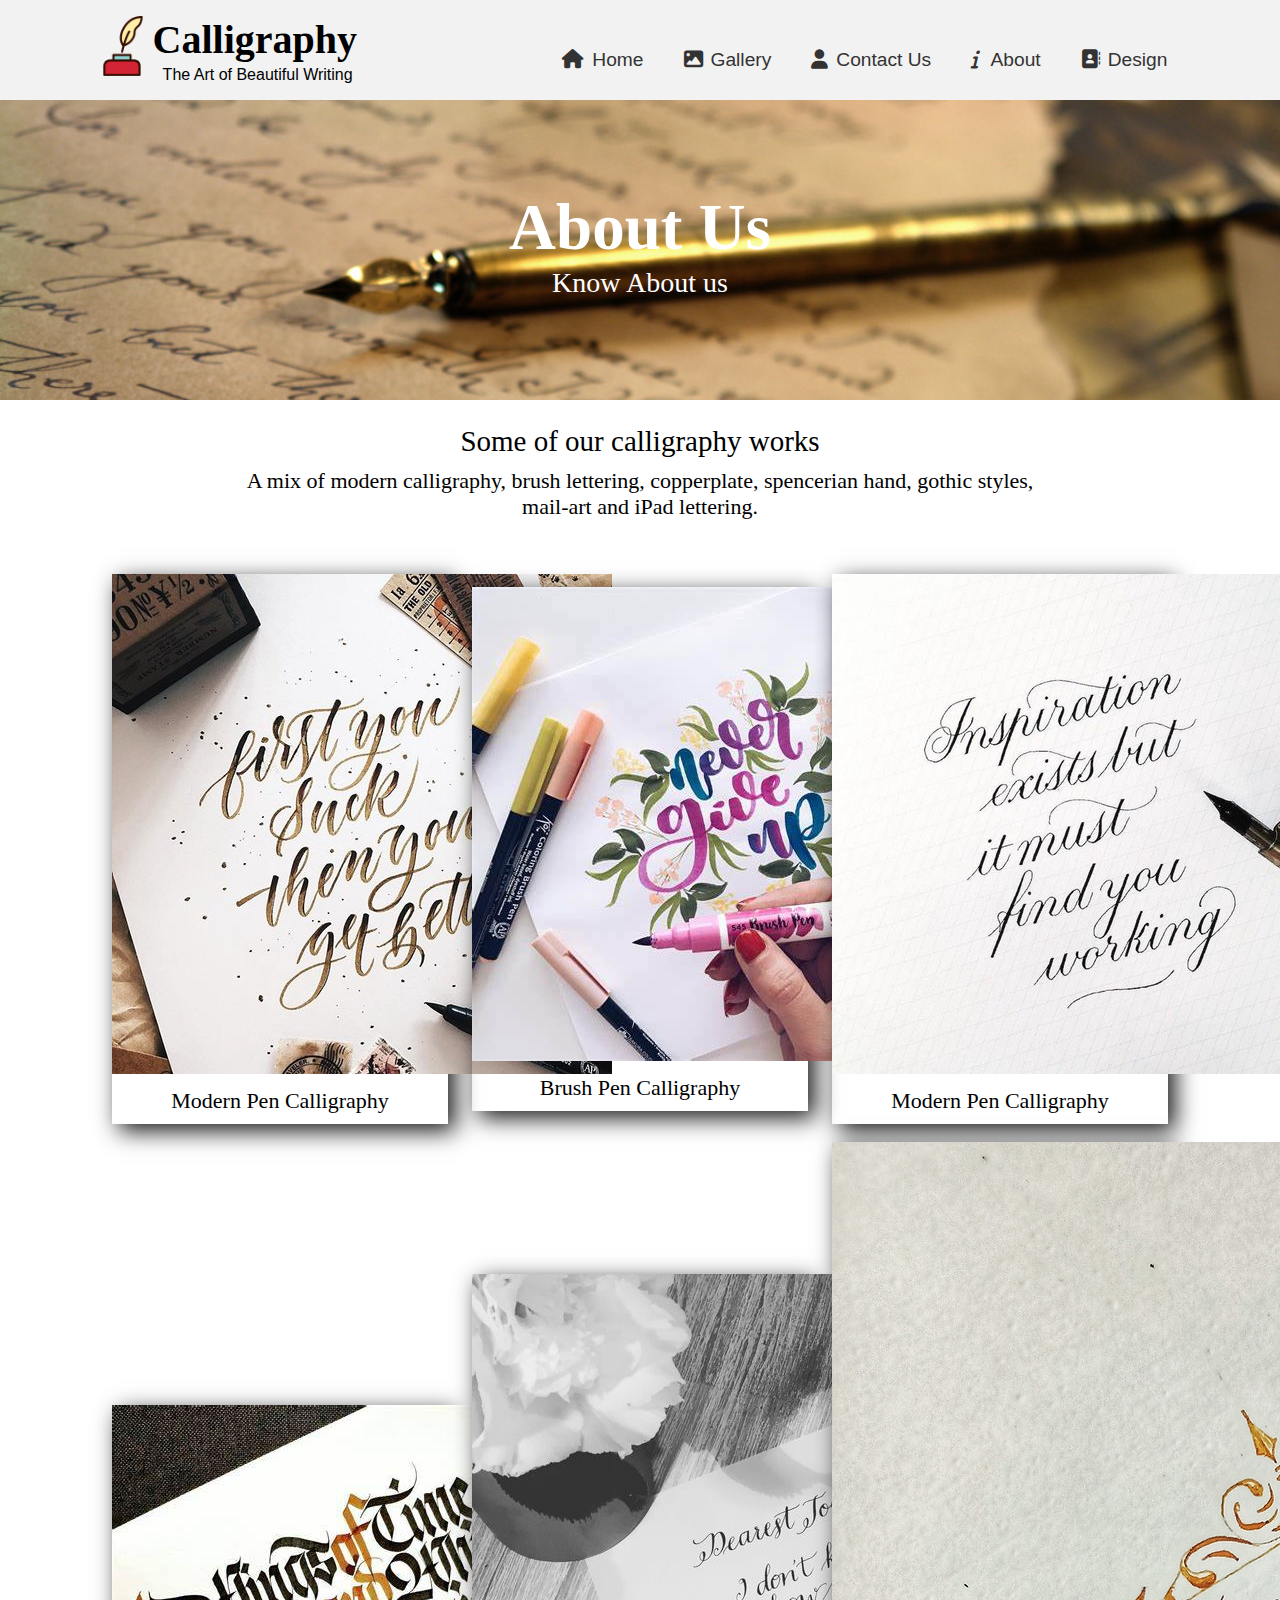
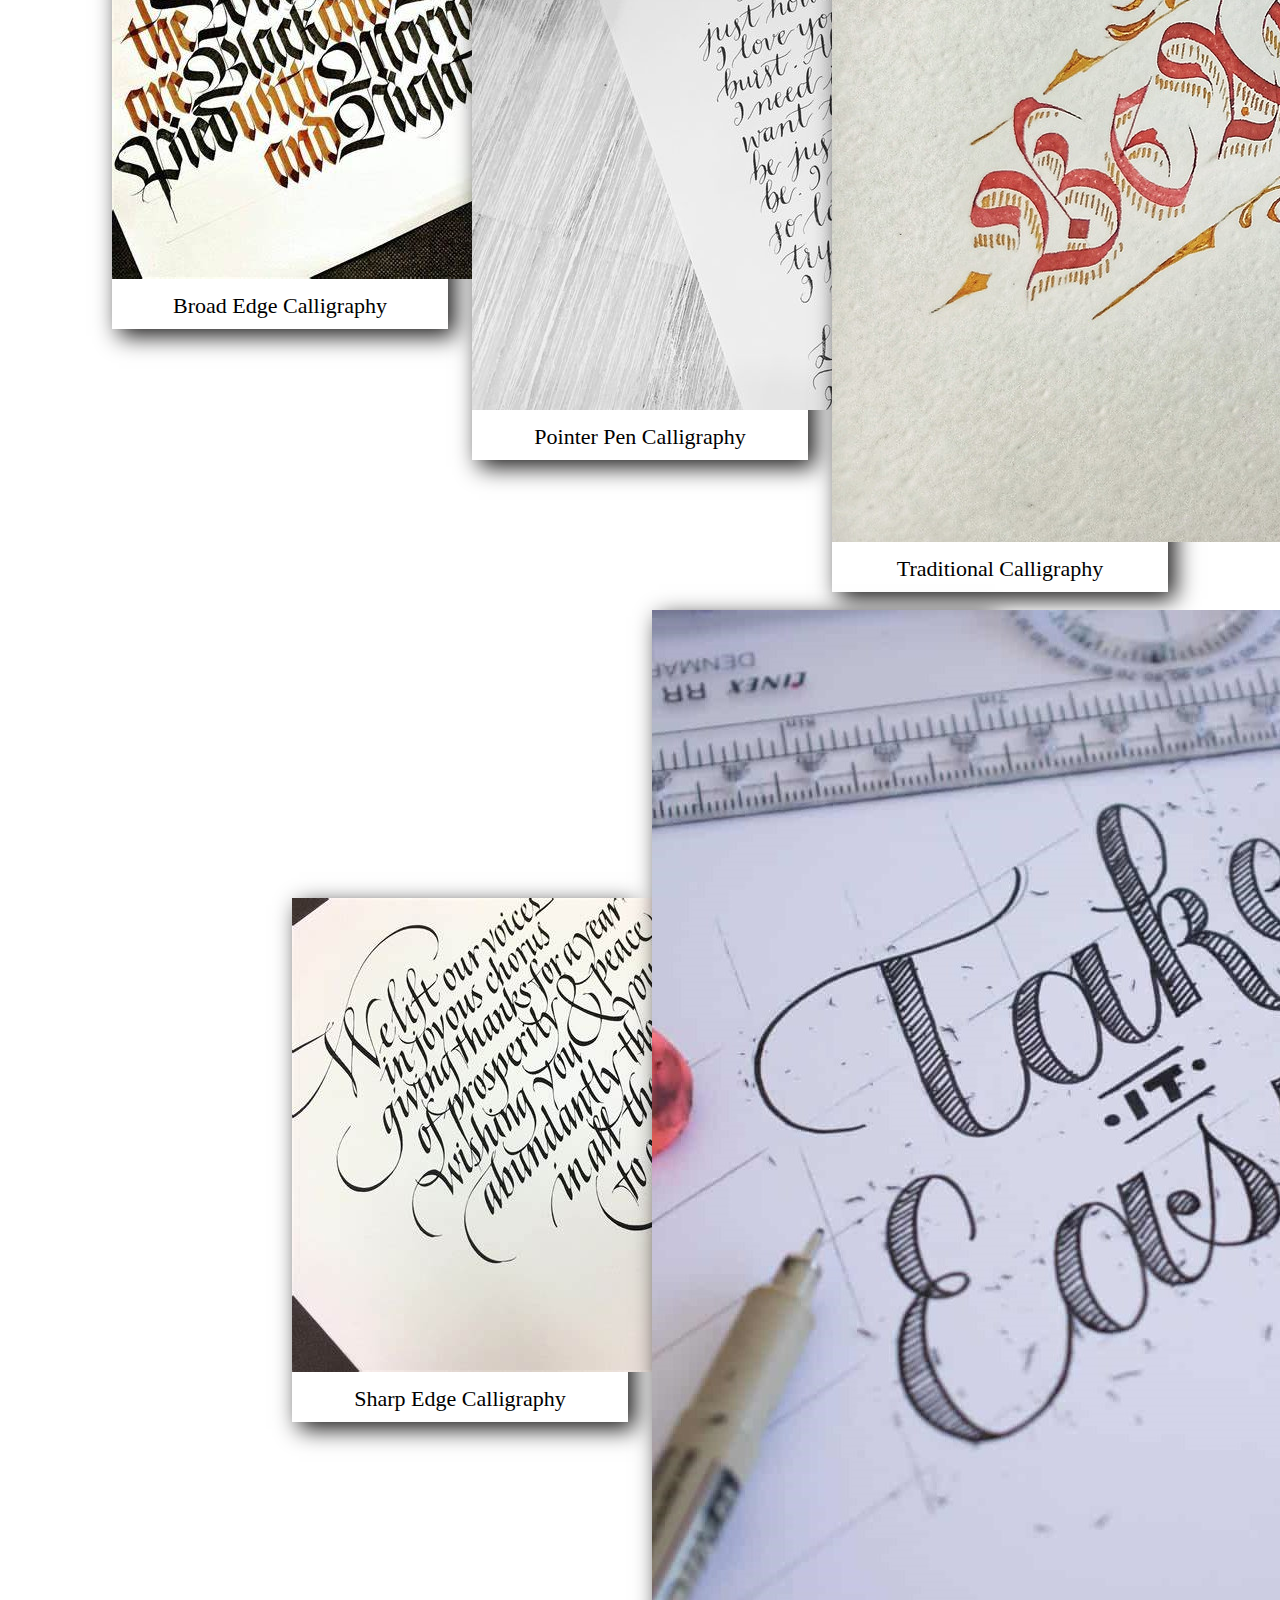
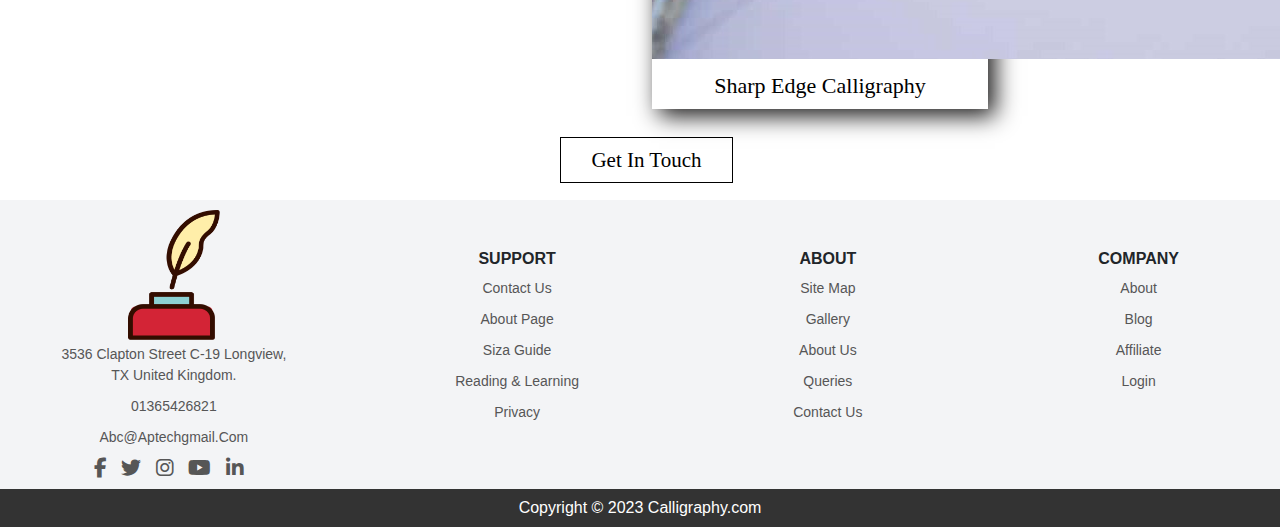
<file: html_pages/about.html>
<!DOCTYPE html>
<html lang="en">

<head>
    <meta charset="UTF-8">
    <meta http-equiv="X-UA-Compatible" content="IE=edge">
    <meta name="viewport" content="width=device-width, initial-scale=1.0">
    <link href="https://cdn.jsdelivr.net/npm/bootstrap@5.0.2/dist/css/bootstrap.min.css" rel="stylesheet"
        integrity="sha384-EVSTQN3/azprG1Anm3QDgpJLIm9Nao0Yz1ztcQTwFspd3yD65VohhpuuCOmLASjC" crossorigin="anonymous">
    <link rel="stylesheet" href="../css_pages/about.css">
    <link rel="stylesheet" href="https://cdnjs.cloudflare.com/ajax/libs/font-awesome/6.4.0/css/all.min.css" />
    <link rel="preconnect" href="https://fonts.googleapis.com">
    <link rel="preconnect" href="https://fonts.gstatic.com" crossorigin>
    <link href="https://fonts.googleapis.com/css2?family=Jost:wght@100;200;300;400;500;600;700&display=swap"
        rel="stylesheet">
    <title>About us</title>
</head>

<body>
       <!-- Header HTML  -->
       <header>
        <div class="navbar-container-1">
            <div style="display: flex;">
                <img class="logo" style="width: 60px;" src="../Images/logo.png" alt="LOGO">
                <h1 class="calligraphy-title"> Calligraphy</h1>
            </div>
            <div class="calligraphy-info-container">
                <p class="calligraphy-info">The Art of Beautiful Writing</p>
            </div>
        </div>
        <div class="navbar-container-2">
            <nav>
                <ul>
                    <li><a href="../index.html"><i class="fa-solid fa-house"></i>Home</a></li>
                    <li><a href="./gallery.html"><i class="fa-solid fa-image"></i>Gallery</a></li>
                    <li><a href="./contact.html"><i class="fa-solid fa-user"></i>Contact Us</a></li>
                    <li><a href="#"><i class="fa fa-info" style="font-style: italic" aria-hidden="true"></i> About</a></li>
                    <li><a href="./design.html"><i class="fa-solid fa-address-book"></i>Design</a></li>
                </ul>
            </nav>
        </div>
    </header>

    <section class="bg">
        <p>About Us</p>
        <p class="subHead">Know About us</p>
    </section>

    <section class="body">
        <p>Some of our calligraphy works</p>

        <p class="para">
            A mix of modern calligraphy, brush lettering, copperplate, spencerian hand, gothic styles, <br> mail-art and
            iPad lettering.
        </p>
    </section>

    <section>
        <div class="itemscards">

            <div class="card itemcard" style="width: 21rem;">
                <img src="../Images/call1.jpg" class="card-img-top" alt="...">
                <div class="card-body para">
                    <p class="card-text">Modern Pen Calligraphy</p>
                </div>
            </div>

            <div class="card itemcard" style="width: 21rem;">
                <img src="../Images/call2.jpg" class="card-img-top" alt="...">
                <div class="card-body para">
                    <p class="card-text">Brush Pen Calligraphy</p>
                </div>
            </div>


            <div class="card itemcard" style="width: 21rem;">
                <img src="../Images/call4.jpg" class="card-img-top" alt="...">
                <div class="card-body para">
                    <p class="card-text">Modern Pen Calligraphy</p>
                </div>
            </div>

            <div class="card itemcard" style="width: 21rem;">
                <img src="../Images/calli6.jpg" class="card-img-top" alt="...">
                <div class="card-body para">
                    <p class="card-text">Broad Edge Calligraphy</p>
                </div>
            </div>

            <div class="card itemcard" style="width: 21rem;">
                <img src="../Images/call6.jpg" class="card-img-top" alt="...">
                <div class="card-body para">
                    <p class="card-text">Pointer Pen Calligraphy</p>
                </div>
            </div>

            <div class="card itemcard" style="width: 21rem;">
                <img src="../Images/call7.jpg" class="card-img-top" alt="...">
                <div class="card-body para">
                    <p class="card-text">Traditional Calligraphy</p>
                </div>
            </div>

            <div class="card itemcard" style="width: 21rem;">
                <img src="../Images/calli5.jpg" class="card-img-top" alt="...">
                <div class="card-body para">
                    <p class="card-text">Sharp Edge Calligraphy</p>
                </div>
            </div>

            <div class="card itemcard" style="width: 21rem;">
                <img src="../Images/calli3.jpg" class="card-img-top" alt="...">
                <div class="card-body para">
                    <p class="card-text">Sharp Edge Calligraphy</p>
                </div>
            </div>

        </div>


    </section>

    <section>
        <div class="btn">
            <a href="./contact.html">Get In Touch</a>
        </div>
    </section>

    <br><br><br><br>

    <!-- section for footer -->


    <!-- contact-section -->
    <footer class="contact">
        <div class="contact-info">
            <div class="first-info">
                <img src="../Images/logo.png" alt="LOGO">

                <p>3536 Clapton Street C-19 Longview, <br> TX United Kingdom. </p>
                <p>01365426821</p>
                <p>abc@aptechgmail.com</p>

                <div class="social-icon">
                    <a href="#"><i class="fa-brands fa-facebook-f"></i></a>
                    <a href="#"><i class="fa-brands fa-twitter"></i></a>
                    <a href="#"><i class="fa-brands fa-instagram"></i></a>
                    <a href="#"><i class="fa-brands fa-youtube"></i></a>
                    <a href="#"><i class="fa-brands fa-linkedin-in"></i></a>
                </div>
            </div>

            <div class="second-info">
                <h4>Support</h4>
                <p>Contact Us</p>
                <p>About page</p>
                <p>Siza Guide</p>
                <p>Reading & Learning</p>
                <p>Privacy</p>
            </div>

            <div class="third-info">
                <h4>About</h4>
                <p>Site Map</p>
                <p>Gallery</p>
                <p>About Us</p>
                <p>Queries</p>
                <p>Contact Us</p>
            </div>

            <div class="fourth-info">
                <h4>Company</h4>
                <p>About</p>
                <p>Blog</p>
                <p>Affiliate</p>
                <p>Login</p>
            </div>

        </div>
    </footer>




    <footer>
        <p>Copyright &copy; 2023 Calligraphy.com</p>
    </footer>



    <script src="https://cdn.jsdelivr.net/npm/@popperjs/core@2.9.2/dist/umd/popper.min.js"
        integrity="sha384-IQsoLXl5PILFhosVNubq5LC7Qb9DXgDA9i+tQ8Zj3iwWAwPtgFTxbJ8NT4GN1R8p"
        crossorigin="anonymous"></script>
    <script src="https://cdn.jsdelivr.net/npm/bootstrap@5.0.2/dist/js/bootstrap.min.js"
        integrity="sha384-cVKIPhGWiC2Al4u+LWgxfKTRIcfu0JTxR+EQDz/bgldoEyl4H0zUF0QKbrJ0EcQF"
        crossorigin="anonymous"></script>
</body>

</html>
</file>
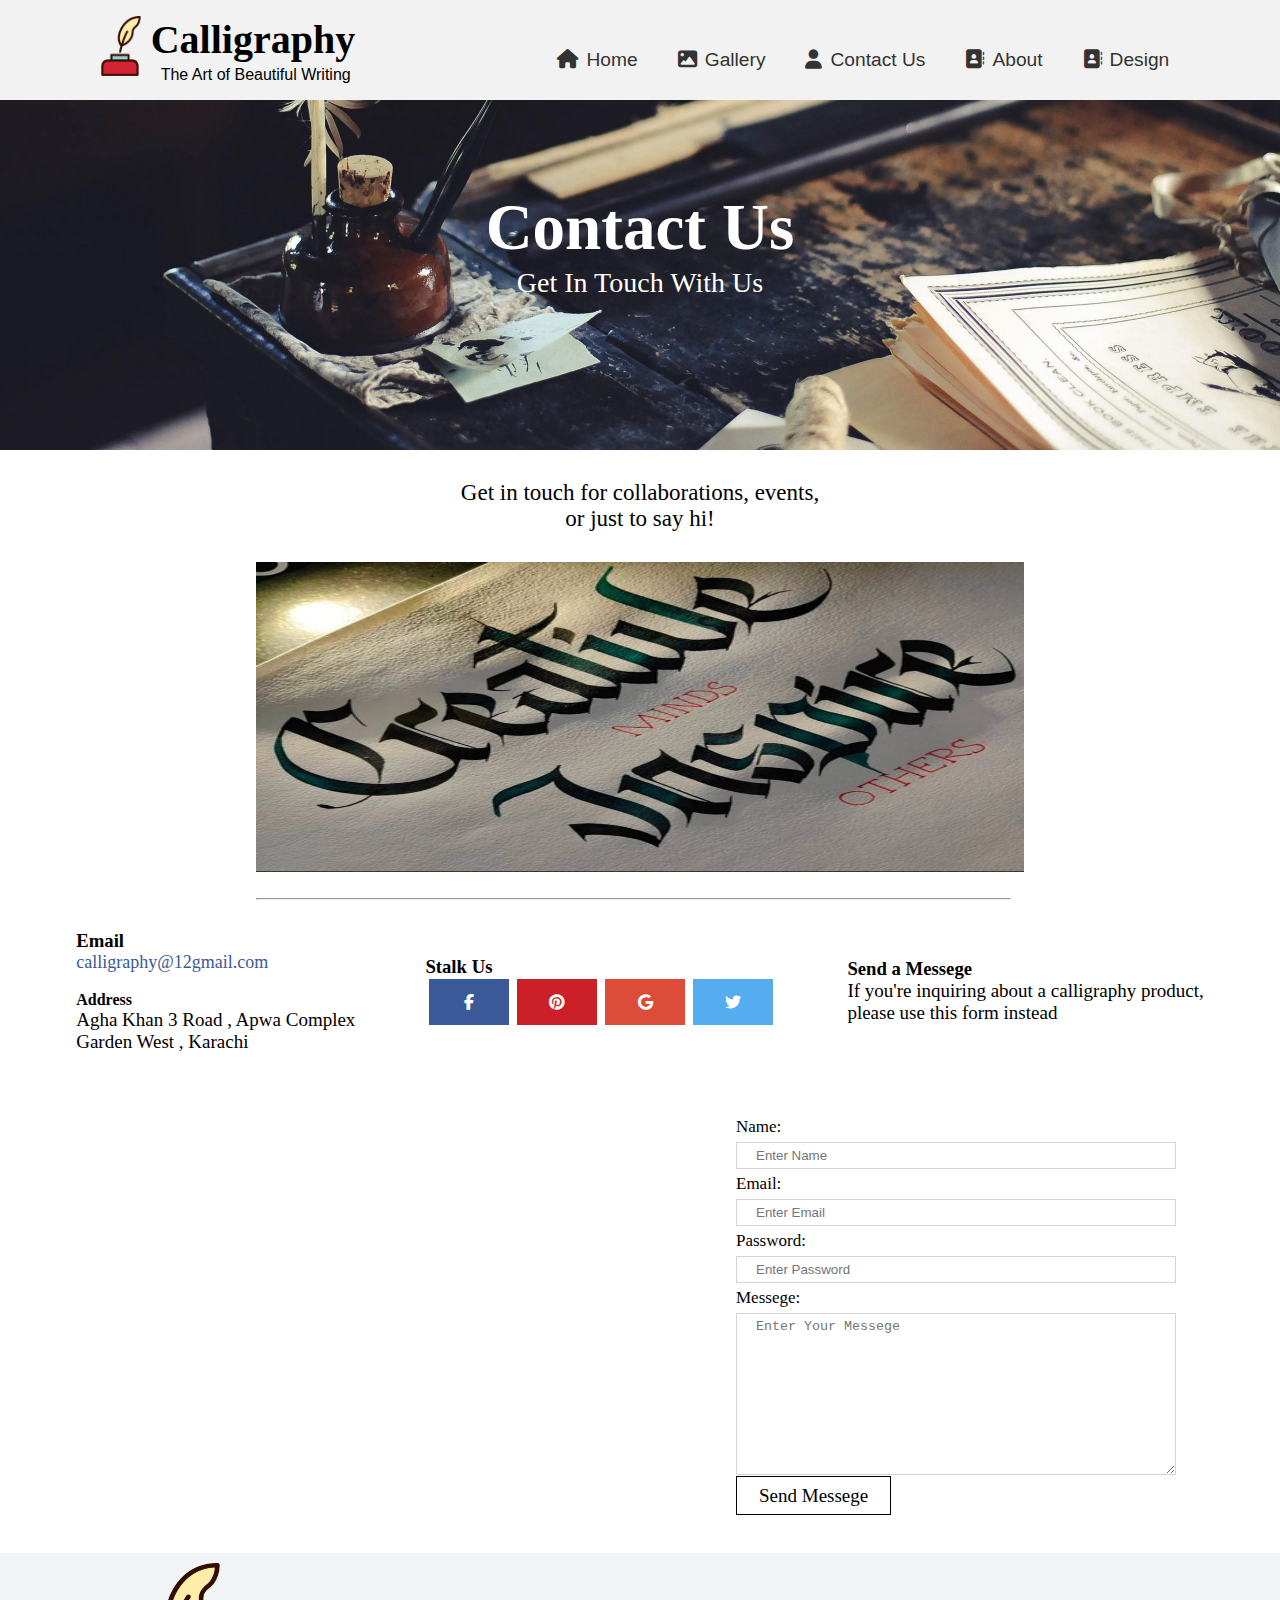
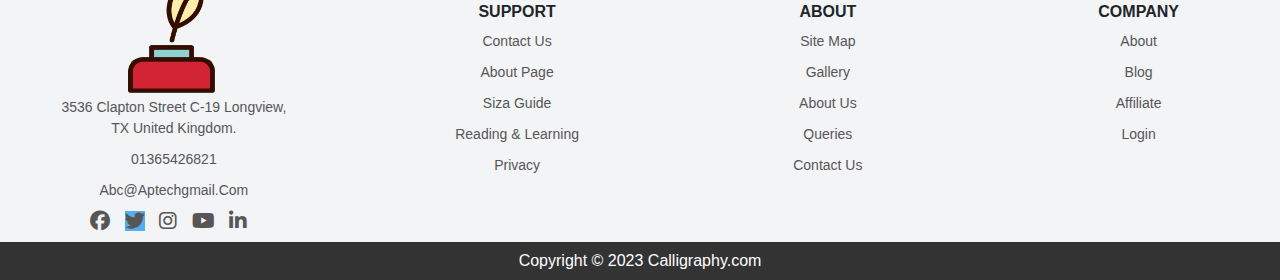
<file: html_pages/contact.html>
<!DOCTYPE html>
<html lang="en">

<head>
    <meta charset="UTF-8">
    <meta http-equiv="X-UA-Compatible" content="IE=edge">
    <meta name="viewport" content="width=device-width, initial-scale=1.0">
    <link rel="stylesheet" href="https://cdnjs.cloudflare.com/ajax/libs/font-awesome/4.7.0/css/font-awesome.min.css">
    <link href="https://cdn.jsdelivr.net/npm/bootstrap@5.0.2/dist/css/bootstrap.min.css" rel="stylesheet"
        integrity="sha384-EVSTQN3/azprG1Anm3QDgpJLIm9Nao0Yz1ztcQTwFspd3yD65VohhpuuCOmLASjC" crossorigin="anonymous">
    <link rel="stylesheet" href="../css_pages/contact.css">
    <link rel="stylesheet" href="https://cdnjs.cloudflare.com/ajax/libs/font-awesome/6.4.0/css/all.min.css" />
    <link rel="preconnect" href="https://fonts.googleapis.com">
    <link rel="preconnect" href="https://fonts.gstatic.com" crossorigin>
    <link href="https://fonts.googleapis.com/css2?family=Jost:wght@100;200;300;400;500;600;700&display=swap"
        rel="stylesheet">
        <link rel="stylesheet" href="https://cdnjs.cloudflare.com/ajax/libs/font-awesome/4.7.0/css/font-awesome.min.css">
    <link href="https://cdn.jsdelivr.net/npm/bootstrap@5.0.2/dist/css/bootstrap.min.css" rel="stylesheet"   integrity="sha384-EVSTQN3/azprG1Anm3QDgpJLIm9Nao0Yz1ztcQTwFspd3yD65VohhpuuCOmLASjC" crossorigin="anonymous">
    <title>Contact us</title>
</head>

<body>
    <!-- Header HTML  -->
    <header>
        <div class="navbar-container-1">
            <div style="display: flex;">
                <img class="logo" style="width: 60px;" src="../Images/logo.png" alt="LOGO">
                <h1 class="calligraphy-title"> Calligraphy</h1>
            </div>
            <div class="calligraphy-info-container">
                <p class="calligraphy-info">The Art of Beautiful Writing</p>
            </div>
        </div>
        <div class="navbar-container-2">
            <nav>
                <ul>
                    <li><a href="../index.html"><i class="fa-solid fa-house"></i>Home</a></li>
                    <li><a href="./gallery.html"><i class="fa-solid fa-image"></i>Gallery</a></li>
                    <li><a href="#"><i class="fa-solid fa-user"></i>Contact Us</a></li>
                    <li><a href="./about.html"><i class="fa-solid fa-address-book"></i>About</a></li>
                    <li><a href="./design.html"><i class="fa-solid fa-address-book"></i>Design</a></li>
                </ul>
            </nav>
        </div>
    </header>

    <section class="contactbg">
        <p>Contact Us</p>
        <p class="subHead">Get In Touch With Us</p>
    </section>

    <section>
        <p class="contactPara">Get in touch for collaborations, events,<br>
            or just to say hi!</p>

        <img src="../Images/contactimg.jpg" alt="image" class="contactImg">

        <div class="line">
            <hr>
        </div>
    </section>

    <section class="contactInfo">

        <div class="info">
            <h3>Email </h3>
            <a href="maryam@aptechgdn.net" class="email">calligraphy@12gmail.com</a> <br><br>
            <h4>Address </h4>
            <p class="infoLines">Agha Khan 3 Road , Apwa Complex <br>
                Garden West , Karachi</p>
        </div>

        <div class="info">
            <h3>Stalk Us</h3>
            <div class="socialIcons">
                <div class="icons"><a href="http://www.facebook.com" class="fa fa-facebook"></a> </div>
                <div class="icons"><a href="http://www.pinterest.com" class="fa fa-pinterest"></a></div>
                <div class="icons"><a href="http://www.google.com" class="fa fa-google"></a> </div>
                <div class="icons"><a href="http://www.twitter.com" class="fa fa-twitter"></a></div>
            </div>
        </div>

        <div class="info">
            <h3>Send a Messege</h3>
            <p class="infoLines">If you're inquiring about a calligraphy product, <br> please use this form instead</p>
        </div>

    </section>

    <section class="contactForm">
        <div class="contactmap">
            <iframe class="map"
                src="https://www.google.com/maps/embed?pb=!1m18!1m12!1m3!1d3619.9024867479566!2d67.02166607429824!3d24.86717984499068!2m3!1f0!2f0!3f0!3m2!1i1024!2i768!4f13.1!3m3!1m2!1s0x3eb33e6b1566c46f%3A0x65318f4eb62c7aa8!2sAptech%20Computer%20Education%20Garden%20Center!5e0!3m2!1sen!2s!4v1682585337800!5m2!1sen!2s"
                style="border:0;" allowfullscreen="" loading="lazy"
                referrerpolicy="no-referrer-when-downgrade"></iframe>
        </div>

        <div class="contactmap">
            <form class="form">
                <label for="">Name:</label> <br>
                <input type="text" name="name" placeholder="Enter Name"> <br>
                <label for="">Email:</label> <br>
                <input type="email" name="email" placeholder="Enter Email"> <br>
                <label for="">Password:</label> <br>
                <input type="password" name="password" placeholder="Enter Password"> <br>
                <label for="">Messege:</label> <br>
                <textarea name="text" cols="30" rows="10" placeholder="Enter Your Messege"></textarea> <br>

                <a href="#" class="sendBtn">Send Messege</a>

            </form>
        </div>
    </section>


    <!-- section for footer -->


    <!-- contact-section -->
    <footer class="contact">
        <div class="contact-info">
            <div class="first-info">
                <img src="../Images/logo.png" alt="LOGO" height="100px" >

                <p>3536 Clapton Street C-19 Longview, <br> TX United Kingdom. </p>
                <p>01365426821</p>
                <p>abc@aptechgmail.com</p>

                <div class="social-icon">
                    <a href="#"><i class="fa-brands fa-facebook-f"></i></a>
                    <a href="#"><i class="fa-brands fa-twitter"></i></a>
                    <a href="#"><i class="fa-brands fa-instagram"></i></a>
                    <a href="#"><i class="fa-brands fa-youtube"></i></a>
                    <a href="#"><i class="fa-brands fa-linkedin-in"></i></a>
                </div>
            </div>

            <div class="second-info">
                <h4>Support</h4>
                <p>Contact Us</p>
                <p>About page</p>
                <p>Siza Guide</p>
                <p>Reading & Learning</p>
                <p>Privacy</p>
            </div>

            <div class="third-info">
                <h4>About</h4>
                <p>Site Map</p>
                <p>Gallery</p>
                <p>About Us</p>
                <p>Queries</p>
                <p>Contact Us</p>
            </div>

            <div class="fourth-info">
                <h4>Company</h4>
                <p>About</p>
                <p>Blog</p>
                <p>Affiliate</p>
                <p>Login</p>
            </div>
 
        </div>
    </footer>




    <footer>
        <p>Copyright &copy; 2023 Calligraphy.com</p>
    </footer>






    <script src="https://cdn.jsdelivr.net/npm/@popperjs/core@2.9.2/dist/umd/popper.min.js"
        integrity="sha384-IQsoLXl5PILFhosVNubq5LC7Qb9DXgDA9i+tQ8Zj3iwWAwPtgFTxbJ8NT4GN1R8p"
        crossorigin="anonymous"></script>
    <script src="https://cdn.jsdelivr.net/npm/bootstrap@5.0.2/dist/js/bootstrap.min.js"
        integrity="sha384-cVKIPhGWiC2Al4u+LWgxfKTRIcfu0JTxR+EQDz/bgldoEyl4H0zUF0QKbrJ0EcQF"
        crossorigin="anonymous"></script>
</body>

</html>
</file>
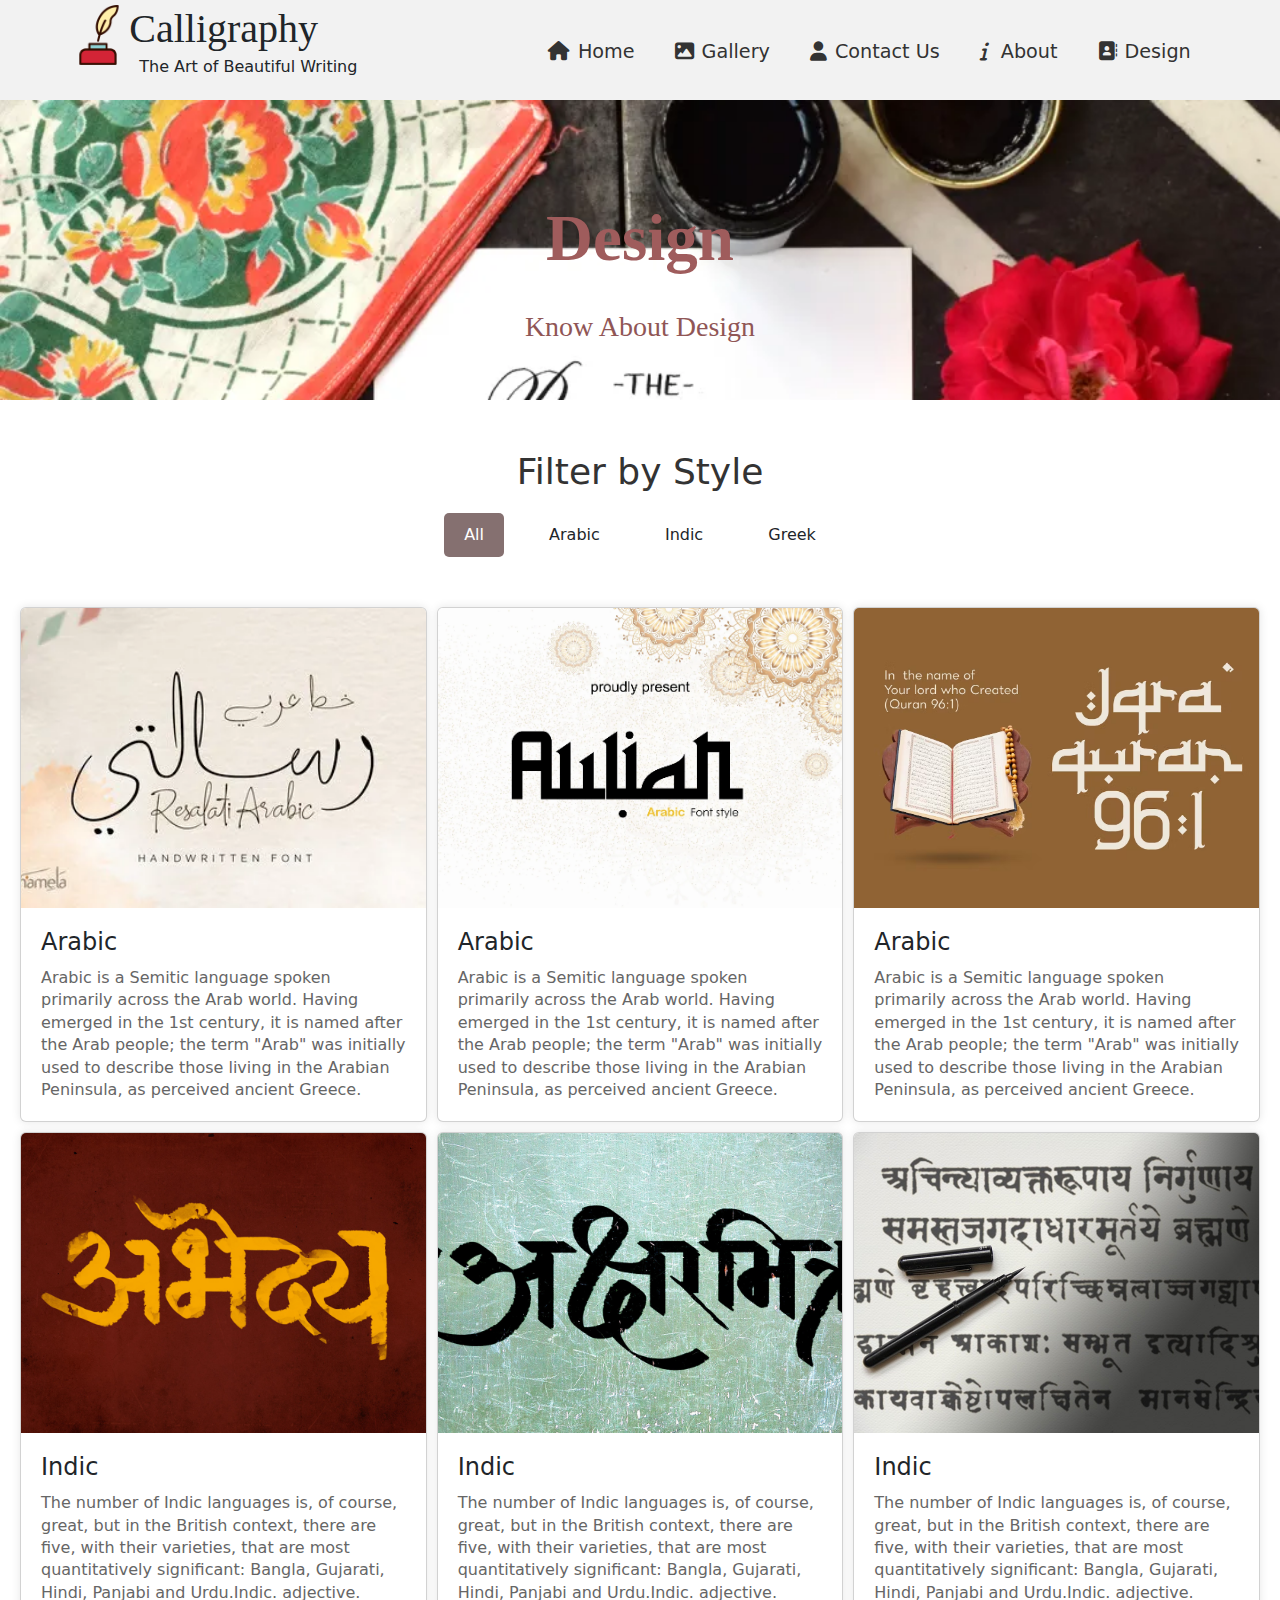
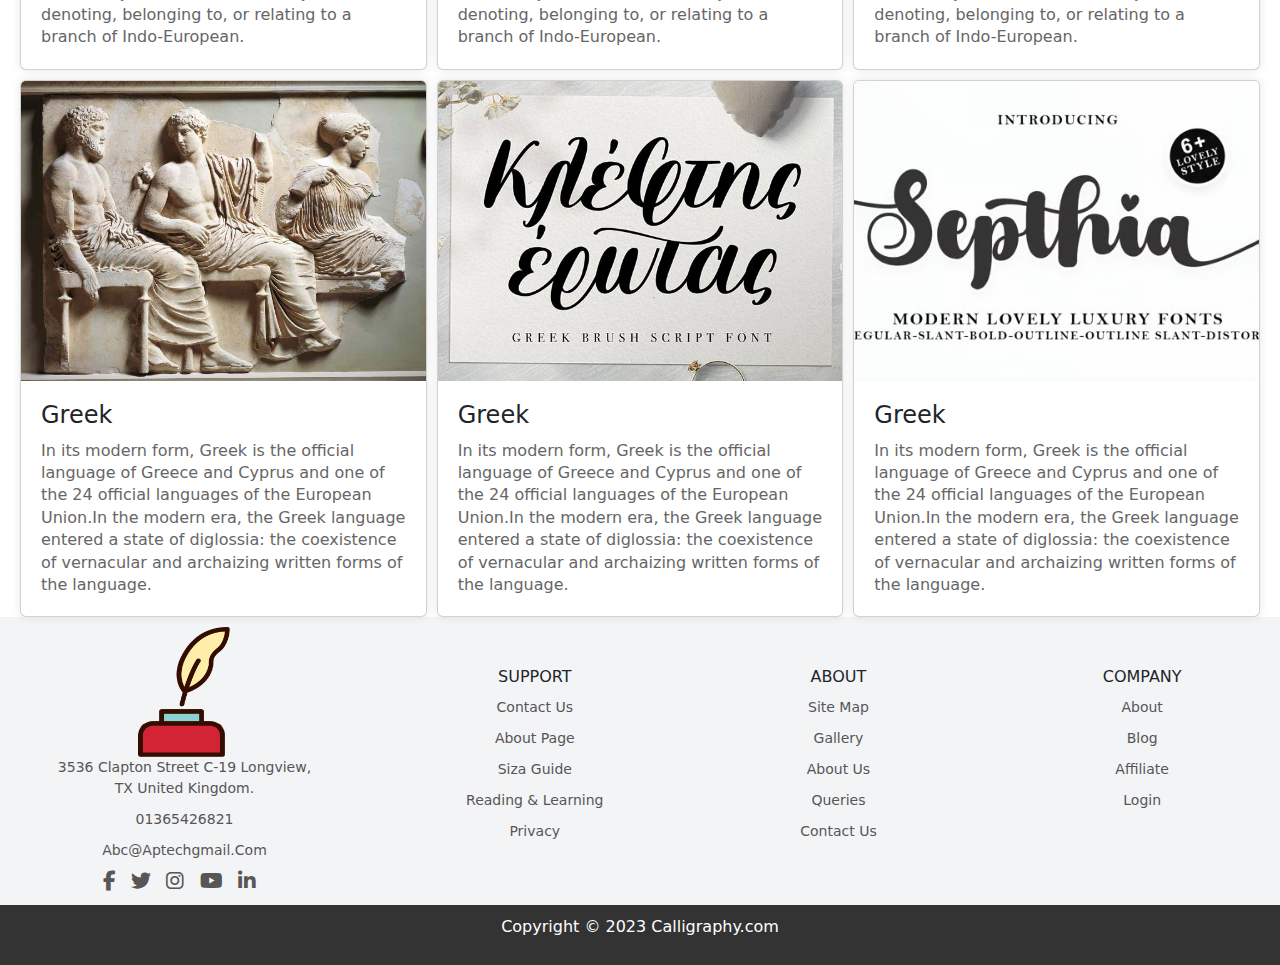
<file: html_pages/design.html>
<!DOCTYPE html>
<html lang="en">

<head>
    <meta charset="UTF-8">
    <meta http-equiv="X-UA-Compatible" content="IE=edge">
    <meta name="viewport" content="width=device-width, initial-scale=1.0">
    <link rel="stylesheet" href="../css_pages/design.css">
    <link href="https://cdn.jsdelivr.net/npm/bootstrap@5.0.2/dist/css/bootstrap.min.css" rel="stylesheet">
    <link rel="stylesheet" href="https://cdnjs.cloudflare.com/ajax/libs/font-awesome/6.4.0/css/all.min.css" />

    <title>Design on filter</title>
</head>

<body>
         <!-- Header HTML  -->
         <header>
            <div class="navbar-container-1">
                <div style="display: flex;">
                    <img class="logo" style="width: 60px;" src="../Images/logo.png" alt="LOGO">
                    <h1 class="calligraphy-title"> Calligraphy</h1>
                </div>
                <div class="calligraphy-info-container">
                    <p class="calligraphy-info">The Art of Beautiful Writing</p>
                </div>
            </div>
            <div class="navbar-container-2">
                <nav>
                    <ul>
                        <li><a href="../index.html"><i class="fa-solid fa-house"></i>Home</a></li>
                        <li><a href="./gallery.html"><i class="fa-solid fa-image"></i>Gallery</a></li>
                        <li><a href="./contact.html"><i class="fa-solid fa-user"></i>Contact Us</a></li>
                        <li><a href="./about.html"><i class="fa fa-info" style="font-style: italic" aria-hidden="true"></i> About</a></li>
                        <li><a href="#"><i class="fa-solid fa-address-book"></i>Design</a></li>
                    </ul>
                </nav>
            </div>
        </header>

    <section class="bg">
        <p>Design</p>
        <p class="subHead">Know About Design</p>
    </section>

    <!-- section for filter  -->


    <section class="filters">
        <h2>Filter by Style</h2>
        <ul>
            <li><a  onclick="FilterDesign(this)" class="active">All</a></li>
            <li><a  onclick="FilterDesign(this)" >Arabic</a></li>
            <li><a  onclick="FilterDesign(this)" >Indic</a></li>
            <li><a  onclick="FilterDesign(this)">Greek</a></li>
        </ul>
    </section>

    <div class="card-container">
       
        <div class="card Arabic">
            <a href="../Images/Arabic2_IMG_FOR_design_page.png">
               <img src="../Images/Arabic2_IMG_FOR_design_page.png" alt="Arabic1">
            </a>
            <div class="card-content">
                <h2>Arabic</h2>
                <p>Arabic is a Semitic language spoken primarily across the Arab world. Having emerged in
                    the 1st century, it is named after the Arab people; the term "Arab" was initially used to describe those
                    living in the Arabian Peninsula, as perceived ancient Greece.</p>
            </div>
        </div>


        <div class="card Arabic">
            <img src="../Images/Arabic3_IMG_FOR_design_page.png" alt="Arabic2">
            <div class="card-content">
                <h2>Arabic</h2>
                <p>Arabic is a Semitic language spoken primarily across the Arab world. Having emerged in
                    the 1st century, it is named after the Arab people; the term "Arab" was initially used to describe those
                    living in the Arabian Peninsula, as perceived ancient Greece.</p>
            </div>
        </div>


        <div class="card Arabic">
            <img src="../Images/Arabic4_IMG_FOR_design_page.png" alt="Arabic3">
            <div class="card-content">
                <h2>Arabic</h2>
                <p>Arabic is a Semitic language spoken primarily across the Arab world. Having emerged in
                    the 1st century, it is named after the Arab people; the term "Arab" was initially used to describe those
                    living in the Arabian Peninsula, as perceived ancient Greece.</p>
            </div>
        </div>


        <div class="card Indic">
            <img src="../Images/Indic1_IMG_FOR_design_page.png" alt="Indic1">
            <div class="card-content">
                <h2>Indic</h2>
                <p>The number of Indic languages is, of course, great, but in the British context, there
                    are five, with their varieties, that are most quantitatively significant: Bangla, Gujarati, Hindi,
                    Panjabi and Urdu.Indic. adjective. denoting, belonging to, or relating to a branch of Indo-European.</p>
            </div>
        </div>


        <div class="card Indic">
            <img src="../Images/Indic2_IMG_FOR_design_page.png" alt="Indic2">
            <div class="card-content">
                <h2>Indic</h2>
                <p>The number of Indic languages is, of course, great, but in the British context, there
                    are five, with their varieties, that are most quantitatively significant: Bangla, Gujarati, Hindi,
                    Panjabi and Urdu.Indic. adjective. denoting, belonging to, or relating to a branch of Indo-European.</p>
            </div>
        </div>
  
        
        <div class="card Indic">
            <img src="../Images/Indi4c_IMG_FOR_design_page.png" alt="Indic3">
            <div class="card-content">
                <h2>Indic</h2>
                <p>The number of Indic languages is, of course, great, but in the British context, there
                    are five, with their varieties, that are most quantitatively significant: Bangla, Gujarati, Hindi,
                    Panjabi and Urdu.Indic. adjective. denoting, belonging to, or relating to a branch of Indo-European.</p>
            </div>
        </div>


        <div class="card Greek">
            <img src="../Images/Greek1_IMG_FOR_design_page.png" alt="Greek1">
            <div class="card-content">
                <h2>Greek</h2>
                <p>In its modern form, Greek is the official language of Greece and Cyprus and one of the
                    24 official languages of the European Union.In the modern era, the Greek language entered a state of
                    diglossia: the coexistence of vernacular and archaizing written forms of the language.</p>
            </div>
        </div>
        <div class="card Greek">
            <img src="../Images/Greek2_IMG_FOR_design_page.png" alt="Greek2">
            <div class="card-content">
                <h2>Greek</h2>
                <p>In its modern form, Greek is the official language of Greece and Cyprus and one of the
                    24 official languages of the European Union.In the modern era, the Greek language entered a state of
                    diglossia: the coexistence of vernacular and archaizing written forms of the language.</p>
            </div>
        </div>
        <div class="card Greek">
            <img src="../Images/Greek3_IMG_FOR_design_page.png" alt="Greek3">
            <div class="card-content">
                <h2>Greek</h2>
                <p>In its modern form, Greek is the official language of Greece and Cyprus and one of the
                    24 official languages of the European Union.In the modern era, the Greek language entered a state of
                    diglossia: the coexistence of vernacular and archaizing written forms of the language.</p>
            </div>
        </div>
       
    </div>

    
    <!-- section for footer -->


    <!-- contact-section -->
    <footer class="contact">
        <div class="contact-info">
            <div class="first-info">
                <img src="../Images/logo.png" alt="LOGO">

                <p>3536 Clapton Street C-19 Longview, <br> TX United Kingdom. </p>
                <p>01365426821</p>
                <p>abc@aptechgmail.com</p>

                <div class="social-icon">
                    <a href="#"><i class="fa-brands fa-facebook-f"></i></a>
                    <a href="#"><i class="fa-brands fa-twitter"></i></a>
                    <a href="#"><i class="fa-brands fa-instagram"></i></a>
                    <a href="#"><i class="fa-brands fa-youtube"></i></a>
                    <a href="#"><i class="fa-brands fa-linkedin-in"></i></a>
                </div>
            </div>

            <div class="second-info">
                <h4>Support</h4>
                <p>Contact Us</p>
                <p>About page</p>
                <p>Siza Guide</p>
                <p>Reading & Learning</p>
                <p>Privacy</p>
            </div>

            <div class="third-info">
                <h4>About</h4>
                <p>Site Map</p>
                <p>Gallery</p>
                <p>About Us</p>
                <p>Queries</p>
                <p>Contact Us</p>
            </div>

            <div class="fourth-info">
                <h4>Company</h4>
                <p>About</p>
                <p>Blog</p>
                <p>Affiliate</p>
                <p>Login</p>
            </div>

        </div>
    </footer>
    
    
    
    
    <footer>
        <p>Copyright &copy; 2023 Calligraphy.com</p>
    </footer>

    <script src="https://ajax.googleapis.com/ajax/libs/jquery/3.6.4/jquery.min.js"></script>
<script src="../js/filter.js"></script>
</body>

</html>
</file>
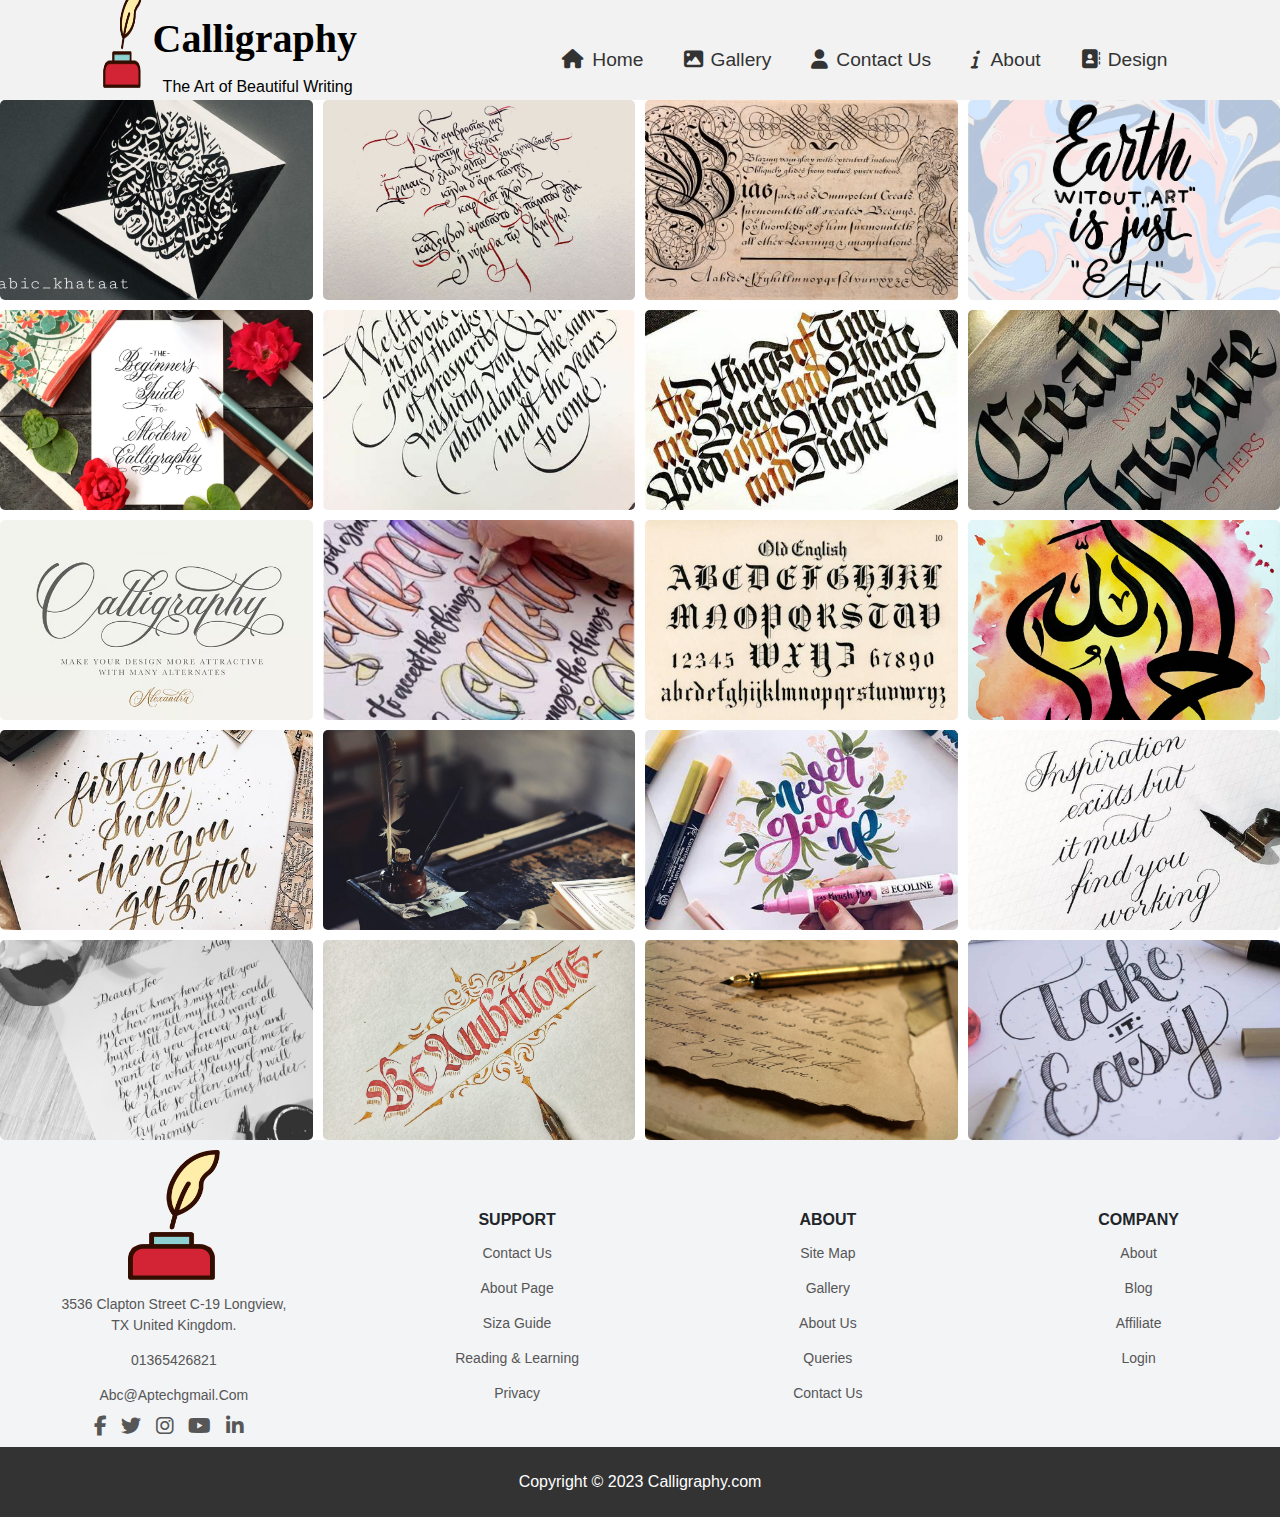
<file: html_pages/gallery.html>
<!DOCTYPE html>
<html lang="en">

<head>
    <meta charset="UTF-8">
    <meta http-equiv="X-UA-Compatible" content="IE=edge">
    <meta name="viewport" content="width=device-width, initial-scale=1.0">
    <link rel="stylesheet" type="text/css" href="../css_pages/gallery.css">
    <link rel="stylesheet" href="https://cdnjs.cloudflare.com/ajax/libs/font-awesome/6.4.0/css/all.min.css" />
    <link rel="preconnect" href="https://fonts.googleapis.com">
    <link rel="preconnect" href="https://fonts.gstatic.com" crossorigin>
    <link href="https://fonts.googleapis.com/css2?family=Jost:wght@100;200;300;400;500;600;700&display=swap"
        rel="stylesheet">
     <link href="https://cdn.jsdelivr.net/npm/bootstrap@5.0.2/dist/css/bootstrap.min.css" rel="stylesheet"
        integrity="sha384-EVSTQN3/azprG1Anm3QDgpJLIm9Nao0Yz1ztcQTwFspd3yD65VohhpuuCOmLASjC" crossorigin="anonymous">
    <title>Responsive_Image_Gallery</title>
</head>

<body>
    <!-- Header HTML  -->
    <header>
        <div class="navbar-container-1">
            <div style="display: flex;">
                <img class="logo" style="width: 60px;" src="../Images/logo.png" alt="LOGO">
                <h1 class="calligraphy-title"> Calligraphy</h1>
            </div>
            <div class="calligraphy-info-container">
                <p class="calligraphy-info">The Art of Beautiful Writing</p>
            </div>
        </div>
        <div class="navbar-container-2">
            <nav>
                <ul>
                    <li><a href="../index.html"><i class="fa-solid fa-house"></i>Home</a></li>
                    <li><a href="#"><i class="fa-solid fa-image"></i>Gallery</a></li>
                    <li><a href="./contact.html"><i class="fa-solid fa-user"></i>Contact Us</a></li>
                    <li><a href="./about.html"><i class="fa fa-info" style="font-style: italic" aria-hidden="true"></i> About</a></li>
                    <li><a href="./design.html"><i class="fa-solid fa-address-book"></i>Design</a></li>
                </ul>
            </nav>
        </div>
    </header>

<!-- main html -->

    <div class="grid-wrapper">
        <div>
            <img src="../Images/imagesarabic_calligraphy_thumb.jpg.jpeg">
        </div>
        <div>
            <img src="../Images/imagesgreek_calligraphy_thumb.jpg.jpg">
        </div>
        <div>
            <img src="../Images/imagesindic_calligraphy_thumb.jpg.jpg">
        </div>
        <div>
            <img src="../Images/imagesmodern_calligraphy_thumb.jpg.jpg">
        </div>
        <div>
            <img src="../Images/1beginners_guide_calligraphy_photo-2-of-2.webp">
        </div>
        <div>
            <img src="../Images/calli5.jpg">
        </div>
        <div>
            <img src="../Images/calli6.jpg">
        </div>
        <div>
            <img src="../Images/contactimg.jpg">
        </div>
        <div>
            <img src="../Images/8OsRXVa4rpoQpDyxq0TZKlYt_c56f657a2e29d8e91f00e761d3bde1da.avif">
        </div>
        <div>
            <img src="../Images/images6_calligraphy_thumb.jpg.jpeg">
        </div>
        <div>
            <img src="../Images/images7_calligraphy_thumb.jpg.jpeg">
        </div>
        <div>
            <img src="../Images/images_calligraphy_thumb.jpg">
        </div>
        <div>
            <img src="../Images/call1.jpg">
        </div>
        <div>
            <img src="../Images/call10.jpg">
        </div>
        <div>
            <img src="../Images/call2.jpg">
        </div>
        <div>
            <img src="../Images/call4.jpg">
        </div>
        <div>
            <img src="../Images/call6.jpg">
        </div>
        <div>
            <img src="../Images/call7.jpg">
        </div>
        <div>
            <img src="../Images/call9.jpg">
        </div>
        <div>
            <img src="../Images/calli3.jpg">
        </div>
    </div>



    <!-- section for footer -->


    <!-- contact-section -->
    <footer class="contact">
        <div class="contact-info">
            <div class="first-info">
                <img src="../Images/logo.png" alt="">

                <p>3536 Clapton Street C-19 Longview, <br> TX United Kingdom. </p>
                <p>01365426821</p>
                <p>abc@aptechgmail.com</p>

                <div class="social-icon">
                    <a href="#"><i class="fa-brands fa-facebook-f"></i></a>
                    <a href="#"><i class="fa-brands fa-twitter"></i></a>
                    <a href="#"><i class="fa-brands fa-instagram"></i></a>
                    <a href="#"><i class="fa-brands fa-youtube"></i></a>
                    <a href="#"><i class="fa-brands fa-linkedin-in"></i></a>
                </div>
            </div>

            <div class="second-info">
                <h4>Support</h4>
                <p>Contact Us</p>
                <p>About page</p>
                <p>Siza Guide</p>
                <p>Reading & Learning</p>
                <p>Privacy</p>
            </div>

            <div class="third-info">
                <h4>About</h4>
                <p>Site Map</p>
                <p>Gallery</p>
                <p>About Us</p>
                <p>Queries</p>
                <p>Contact Us</p>
            </div>

            <div class="fourth-info">
                <h4>Company</h4>
                <p>About</p>
                <p>Blog</p>
                <p>Affiliate</p>
                <p>Login</p>
            </div>
        </div>
    </footer>




    <footer>
        <p>Copyright &copy; 2023 Calligraphy.com</p>
    </footer>

</body>

</html>
</file>
<file: css_pages/about.css>
/* Apply a transition to all elements */
* {
    transition: all 0.3s ease;
    user-select: none;
}

/* General styles */
body {
    font-family: Arial, sans-serif;
    margin: 0;
    padding: 0;
    /* background-size: cover; */
}

main {
    background-color: #fff;
    padding-top: 50px;
}

a {
    color: #0077c0;
    text-decoration: none;
}

ul {
    list-style: none;
    margin: 0;
    padding: 0;
}

/* Header styles */

header {
    background-color: #f2f2f2;
    display: flex;
    justify-content: space-around;
    align-items: center;
    height: 100px;
}

.calligraphy-title {
    font-family: serif;
    font-size: 40px;
}

.calligraphy-info {
    font-size: 16px;
    margin-top: -10px;
    margin-left: 70px;
}

nav {
    margin-top: 20px;
}

nav ul {
    display: flex;
    justify-content: center;
}

nav li {
    margin-right: 20px;
    margin-inline: 20px;
}

nav a {
    color: #333;
    font-size: 1.2rem;
    text-decoration: none;
    transition: all 0.2s ease-in-out;
}

nav i {
    margin-right: 8px;
}

nav a:hover {
    color: #0077c0;
}

/* header end */


body {
    -webkit-font-smoothing: antialiased;
    box-sizing: border-box;
}

* {
    margin: 0;
    padding: 0;
}




/* About page started */
.bg {
    background-image: url('../Images/call9.jpg');
    background-size: cover;
    background-repeat: no-repeat;
    background-position: top;
    height: 300px;
    width: 100%;

}

.bg p {
    font-size: 65px;
    color: white;
    text-align: center;
    padding-top: 90px;
    font-family: Georgia, 'Times New Roman', Times, serif;
    font-weight: 600;
}

.bg .subHead {
    text-align: center;
    font-weight: 400;
    font-size: 28px;
    padding: 2px;
    color: white;
}

.body {
    font-weight: 400;
    font-size: 29px;
    font-family: Georgia, 'Times New Roman', Times, serif;
    ;
    color: black;
    padding: 25px;
    text-align: center;
}

.para {
    font-weight: 200;
    font-size: 22px;
    text-align: center;
    padding: 10px;
}

.itemscards {
    display: flex;
    flex-direction: row;
    flex-wrap: wrap;
    align-items: center;
    justify-content: center;
    margin: 10px;
}

.itemscards .itemcard {
    margin: 9px 12px;
    box-shadow: 7px 7px 22px rgb(26, 25, 25);
    font-family: Georgia, 'Times New Roman', Times, serif;
    transition: 0.2s ease;
    cursor: pointer;
}

.itemscards .itemcard:hover {
    transform: translateY(-10px);
}

.btn a {
    border: 1px solid black;
    padding: 10px 30px;
    font-family: Georgia, 'Times New Roman', Times, serif;
    font-weight: 400;
    font-size: 21px;
    color: black;
    cursor: pointer;
    text-decoration: none;
    transition: 0.4s ease;
}

.btn a:hover {
    color: white;
    background: black;
    border: 1px solid black;
}

.btn {
    margin: 20px 10px;
    margin-bottom: 15px;
    position: absolute;
    left: 43%;
}

/* About page ended */


/* section for footer */



footer {
    background-color: #333;
    color: #fff;
    padding: 10px;
    text-align: center;
}

/* contact-section */
.contact {
    background-color: #F3F4F6;
}

.contact-info {
    display: grid;
    grid-template-columns: repeat(auto-fit, minmax(160px, auto));
    gap: 3rem;
}

.first-info img {
    width: 140px;
    height: 130px;
}

.second-info {
    margin-top: 40px;
}

.third-info {
    margin-top: 40px;
}

.fourth-info {
    margin-top: 40px;
}

.contact-info h4 {
    color: #212529;
    font-size: 16px;
    text-transform: uppercase;
    margin-bottom: 10px;
}

.contact-info p {
    color: #565656;
    font-size: 14px;
    font-weight: 400;
    text-transform: capitalize;
    line-height: 1.5;
    margin-bottom: 10px;
    cursor: pointer;
    transition: all .42s;
}

.contact-info p:hover {
    color: #EE1c47;
}

.social-icon i {
    color: #565656;
    margin-right: 10px;
    font-size: 20px;
    transition: all .42s;
}

.social-icon i:hover {
    transform: scale(1.3);
    color: rgba(109, 78, 109, 0.685);
}

.end-text {
    background-color: #edfff1;
    text-align: center;
    padding: 20px;
}

.end-text p {
    color: #111;
    text-transform: capitalize;
}


/* media query about */


 /* media queries */

 @media screen and (max-width: 939px) {
    .logo {
      display: none;
    }
  }
 
 
  @media screen and (max-width: 800px) {
    .navbar-container-2 {
      justify-content: center;
      position: absolute;
      /* text-transform: var(-50% -50%); */
    }
 
    .navbar-container-2 ul {
      display: flex;
      flex-direction: column;
    }
 
    .navbar-container-2 li {
      margin-block: 10px;
      text-align: center;
 
    }
 
    .navbar-container-1 {
      display: none;
    }
      header {
      height: 300px;
    }
  }

@media screen and (min-width: 200px) and (max-width: 735px) {
    .btn {

        position: absolute;
        left: 10%;
    }
}

/* about ended */
</file>
<file: css_pages/contact.css>
/* Apply a transition to all elements */
* {
  transition: all 0.3s ease;
  user-select: none;
}

/* General styles */
body {
  font-family: Arial, sans-serif;
  margin: 0;
  padding: 0;
  /* background-size: cover; */
}

main {
  background-color: #fff;
  padding-top: 50px;
}

a {
  color: #0077c0;
  text-decoration: none;
}

ul {
  list-style: none;
  margin: 0;
  padding: 0;
}

/* Header styles */

header {
  background-color: #f2f2f2;
  display: flex;
  justify-content: space-around;
  align-items: center;
  height: 100px;
}

.calligraphy-title {
  font-family: serif;
  font-size: 40px;
}

.calligraphy-info {
  font-size: 16px;
  margin-top: -10px;
  margin-left: 70px;
}

nav {
  margin-top: 20px;
}

nav ul {
  display: flex;
  justify-content: center;
}

nav li {
  margin-right: 20px;
  margin-inline: 20px;
}

nav a {
  color: #333;
  font-size: 1.2rem;
  text-decoration: none;
  transition: all 0.2s ease-in-out;
}

nav i {
  margin-right: 8px;
}

nav a:hover {
  color: #0077c0;
}

/* header end */


body {
  -webkit-font-smoothing: antialiased;
  box-sizing: border-box;
}

* {
  margin: 0;
  padding: 0;
}




/* Contact page Started */

.contactbg {
  background-image: url('../Images/call10.jpg');
  background-size: cover;
  background-repeat: no-repeat;
  background-position: bottom;
  height: 350px;
  width: 100%;

}

.contactbg p {
  font-size: 65px;
  color: white;
  text-align: center;
  padding-top: 90px;
  font-family: Georgia, 'Times New Roman', Times, serif;
  font-weight: 600;
}

.contactbg .subHead {
  text-align: center;
  font-weight: 400;
  font-size: 28px;
  padding: 2px;
  color: white;
}

.contactPara {
  text-align: center;
  padding: 20px 8px;
  margin: 10px;
  font-size: 23px;
  font-weight: 500;
  font-family: Georgia, 'Times New Roman', Times, serif;
}

.contactImg {
  width: 50%;
  height: 310px;
  position: absolute;
  left: 25%;
}

.line {
  color: 1px solid black;
  margin-top: 27%;
  width: 59%;
  margin-left: 20%;
}

/* social media buttons started */
.fa {
  padding: 15px;
  font-size: 30px;
  width: 50px;
  text-align: center;
  text-decoration: none;
  color: white;
}

.fa:hover {
  opacity: 0.7;
  color: white;
}

.fa-facebook {
  background: #3B5998;
  color: white;
}

.fa-pinterest {
  background: #cb2027;
  color: white;
}

.fa-google {
  background: #dd4b39;
  color: white;
}

.fa-twitter {
  background: #55ACEE;
  color: white;
}

.socialIcons {
  display: flex;
  flex-direction: row;
  flex-wrap: wrap;
}

.icons {
  margin: 1px 4px;
}

/* social media buttons ended */


.contactInfo {
  display: flex;
  flex-direction: row;
  flex-wrap: wrap;
  margin: 25px 18px;
  align-items: center;
  justify-content: center;
  font-family: Georgia, 'Times New Roman', Times, serif;
}

.contactInfo .info {
  margin: 5px 35px;
}

.email {
  color: #3B5998;
  font-size: 18px;
}

.infoLines {
  font-size: 19px;
}

.contactForm {
  display: flex;
  flex-direction: row;
  flex-wrap: wrap;
  margin: 12px 2px;
  align-items: center;
  justify-content: center;
}

.contactmap {
  margin: 2px 16px;
}

.map {
  width: 600px;
  height: 450px;
}

.form {
  font-family: Georgia, 'Times New Roman', Times, serif;
  font-size: 17px;
}

.form input,
.form textarea {
  border: 1px solid rgba(32, 29, 29, 0.185);
  padding: 5px 19px;
  width: 21rem;
  margin: 5px 0px;
  transition: 0.3s ease;
}

.sendBtn {
  text-decoration: none;
  color: black;
  border: 1px solid black;
  padding: 8px 22px;
  font-size: 19px;
  font-weight: 500;
  transition: 0.4s ease;
}

.sendBtn:hover {
  color: white;
  background-color: black;
}





/* section for footer */



footer {
  background-color: #333;
  color: #fff;
  padding: 10px;
  text-align: center;
}

/* contact-section */
.contact {
  background-color: #F3F4F6;
}

.contact-info {
  display: grid;
  grid-template-columns: repeat(auto-fit, minmax(160px, auto));
  gap: 3rem;
}

.first-info img {
  width: 140px;
  height: 130px;
}

.second-info {
  margin-top: 40px;
}

.third-info {
  margin-top: 40px;
}

.fourth-info {
  margin-top: 40px;
}

.contact-info h4 {
  color: #212529;
  font-size: 16px;
  text-transform: uppercase;
  margin-bottom: 10px;
}

.contact-info p {
  color: #565656;
  font-size: 14px;
  font-weight: 400;
  text-transform: capitalize;
  line-height: 1.5;
  margin-bottom: 10px;
  cursor: pointer;
  transition: all .42s;
}

.contact-info p:hover {
  color: #EE1c47;
}

.social-icon i {
  color: #565656;
  margin-right: 10px;
  font-size: 20px;
  transition: all .42s;
}

.social-icon i:hover {
  transform: scale(1.3);
  color: rgba(109, 78, 109, 0.685);
}

.end-text {
  background-color: #edfff1;
  text-align: center;
  padding: 20px;
}

.end-text p {
  color: #111;
  text-transform: capitalize;
}

/* section for footer ends  */

/* Contact Page Ended */

/* media query contact */


 /* media queries */

 @media screen and (max-width: 939px) {
  .logo {
    display: none;
  }
}


@media screen and (max-width: 800px) {
  .navbar-container-2 {
    justify-content: center;
    position: absolute;
    /* text-transform: var(-50% -50%); */
  }

  .navbar-container-2 ul {
    display: flex;
    flex-direction: column;
  }

  .navbar-container-2 li {
    margin-block: 10px;
    text-align: center;

  }

  .navbar-container-1 {
    display: none;
  }
    header {
    height: 300px;
  }
}

@media screen and (min-width:200px) and (max-width:600px) {
  .contactInfo {
    display: flex;
    flex-direction: column;
    flex-wrap: wrap;
    margin: 25px 18px;
    align-items: center;
    justify-content: center;
    font-family: Georgia, 'Times New Roman', Times, serif;
  }

  .contactForm {
    display: flex;
    flex-direction: column;
    flex-wrap: wrap;
    margin: 12px 2px;
    align-items: center;
    justify-content: center;
  }

  .contactmap {
    margin: 2px 1px;
  }

  .map {
    width: 220px;
    height: 150px;
  }

  .form input,
  .form textarea {
    border: 1px solid rgba(32, 29, 29, 0.185);
    padding: 5px 19px;
    width: 18rem;
    margin: 5px 0px;
    transition: 0.3s ease;
  }

  .contactImg {
    width: 70%;
    height: 200px;
    left: 15%;
    right: 10%;
  }

}

@media screen and (min-width:500px) and (max-width:900px) {

  .form input,
  .form textarea {
    border: 1px solid rgba(32, 29, 29, 0.185);
    padding: 5px 19px;
    width: 21rem;
    margin: 5px 0px;
    transition: 0.3s ease;
  }

  .contactInfo {
    display: flex;
    flex-direction: column;
    flex-wrap: wrap;
    margin: 25px 18px;
    align-items: center;
    justify-content: center;
    font-family: Georgia, 'Times New Roman', Times, serif;
  }

  .contactImg {
    width: 70%;
    height: 150px;
    position: absolute;
    left: 15%;
    right: 10%;
  }

}

@media screen and (min-width:200px) and (max-width:500px) {

  .contactImg {
    display: none;
  }

  .line {
    display: none;
  }
}

@media screen and (min-width:912px) {

  .form input,
  .form textarea {
    border: 1px solid rgba(32, 29, 29, 0.185);
    padding: 5px 19px;
    width: 25rem;
    margin: 5px 0px;
    transition: 0.3s ease;
  }

  /*   .contactInfo{
        display: flex;
        flex-direction: column;
        flex-wrap: wrap;
        margin: 25px 18px;
        align-items: center;
        justify-content: center;
        font-family:Georgia, 'Times New Roman', Times, serif;
    } */

  .contactImg {
    display: block;
    position: absolute;
    width: 60%;
    left: 20%;
    right: 15%;
    padding-bottom: 50px;
  }
}

/* contact ended */
</file>
<file: css_pages/design.css>
/* Apply a transition to all elements */
* {
    transition: all 0.3s ease;
    user-select: none;
}

/* General styles */
body {
    font-family: Arial, sans-serif;
    margin: 0;
    padding: 0;
    /* background-size: cover; */
}

main {
    background-color: #fff;
    padding-top: 50px;
}

a {
    color: #0077c0;
    text-decoration: none;
}

ul {
    list-style: none;
    margin: 0;
    padding: 0;
}

/* Header styles */

header {
    background-color: #f2f2f2;
    display: flex;
    justify-content: space-around;
    align-items: center;
    height: 100px;
}

.calligraphy-title {
    font-family: serif;
    font-size: 40px;
}

.calligraphy-info {
    font-size: 16px;
    margin-top: -10px;
    margin-left: 70px;
}

nav {
    margin-top: 20px;
}

nav ul {
    display: flex;
    justify-content: center;
}

nav li {
    margin-right: 20px;
    margin-inline: 20px;
}

nav a {
    color: #333;
    font-size: 1.2rem;
    text-decoration: none;
    transition: all 0.2s ease-in-out;
}

nav i {
    margin-right: 8px;
}

nav a:hover {
    color: #0077c0;
}

/* header end */


/* design page started */
.bg {
    background-image: url('../Images/1beginners_guide_calligraphy_photo-2-of-2.webp');
    background-size: cover;
    background-repeat: no-repeat;
    background-position: top;
    height: 300px;
    width: 100%;

}

.bg p {
    font-size: 65px;
    color: #9f5c5c;
    text-align: center;
    padding-top: 90px;
    font-family: Georgia, 'Times New Roman', Times, serif;
    font-weight: 600;
}

.bg .subHead {
    text-align: center;
    font-weight: 400;
    font-size: 28px;
    padding: 2px;
    color: #905656;
}



/* section for filter */


.filters {
    background-color: white;
    padding: 50px;
    align-items: center;
    justify-content: center;
    margin: auto;
    width: 50%;
    text-align: center;
}

.filters h2 {
    font-size: 36px;
    color: #333;
    margin-bottom: 20px;
    display: flex;
    justify-content: center;
}

.filters ul {
    list-style: none;
    padding: 0;
    margin: 0;
}

.filters li {
    display: inline-block;
    margin-right: 20px;
}

.filters li:last-child {
    margin-right: 0;
}

.filters a {
    display: block;
    padding: 10px 20px;
    border-radius: 5px;
    font-size: 16px;
    color: #555;
    text-decoration: none;
    transition: all 0.2s ease;
}

.filters a:hover,
.filters a.active {
    background-color: #857070;
    color: #fff;
}


.card-container {
    display: flex;
    flex-wrap: wrap;
    width: 100%;
    justify-content: center;
    gap: 10px;
}

.card {
    display: flex;
    flex-direction: column;
    background-color: #fff;
    box-shadow: 0 0 10px rgba(0, 0, 0, 0.1);
    border-radius: 5px;
    overflow: hidden;
    width: calc(100% / 3 - 20px);
}

.card img {
    width: 100%;
    height: 300px;
    object-fit: cover;
}

.card-content {
    padding: 20px;
}

.card-content h2 {
    font-size: 24px;
    margin-bottom: 10px;
}

.card-content p {
    font-size: 16px;
    line-height: 1.4;
    color: #666;
    margin-bottom: 0;
}

/* Media queries */


@media (max-width: 768px) {
    .card {
        width: calc(50% - 20px);
    }
}

@media (max-width: 480px) {
    .card {
        width: 100%;
    }
}


/* section for footer */



footer {
    background-color: #333;
    color: #fff;
    padding: 10px;
    text-align: center;
}


/* contact-section */
.contact {
    background-color: #F3F4F6;
}

.contact-info {
    display: grid;
    grid-template-columns: repeat(auto-fit, minmax(160px, auto));
    gap: 3rem;
}

.first-info img {
    width: 140px;
    height: 130px;
}

.second-info {
    margin-top: 40px;
}

.third-info {
    margin-top: 40px;
}

.fourth-info {
    margin-top: 40px;
}

.contact-info h4 {
    color: #212529;
    font-size: 16px;
    text-transform: uppercase;
    margin-bottom: 10px;
}

.contact-info p {
    color: #565656;
    font-size: 14px;
    font-weight: 400;
    text-transform: capitalize;
    line-height: 1.5;
    margin-bottom: 10px;
    cursor: pointer;
    transition: all .42s;
}

.contact-info p:hover {
    color: #EE1c47;
}

.social-icon i {
    color: #565656;
    margin-right: 10px;
    font-size: 20px;
    transition: all .42s;
}

.social-icon i:hover {
    transform: scale(1.3);
    color: rgba(109, 78, 109, 0.685);
}

.end-text {
    background-color: #edfff1;
    text-align: center;
    padding: 20px;
}

.end-text p {
    color: #111;
    text-transform: capitalize;
}




 /* media queries */

 @media screen and (max-width: 939px) {
    .logo {
      display: none;
    }
  }
 
 
  @media screen and (max-width: 800px) {
    .navbar-container-2 {
      justify-content: center;
      position: absolute;
      /* text-transform: var(-50% -50%); */
    }
 
    .navbar-container-2 ul {
      display: flex;
      flex-direction: column;
    }
 
    .navbar-container-2 li {
      margin-block: 10px;
      text-align: center;
 
    }
 
    .navbar-container-1 {
      display: none;
    }
      header {
      height: 300px;
    }
  }
</file>
<file: css_pages/gallery.css>
/* Apply a transition to all elements */
* {
  transition: all 0.3s ease;
  user-select: none;
}

/* General styles */
body {
  font-family: Arial, sans-serif;
  margin: 0;
  padding: 0;
  /* background-size: cover; */
}

main {
  background-color: #fff;
  padding-top: 50px;
}

a {
  color: #0077c0;
  text-decoration: none;
}

ul {
  list-style: none;
  margin: 0;
  padding: 0;
}

/* Header styles */

header {
  background-color: #f2f2f2;
  display: flex;
  justify-content: space-around;
  align-items: center;
  height: 100px;
}

.calligraphy-title {
  font-family: serif;
  font-size: 40px;
}

.calligraphy-info {
  font-size: 16px;
  margin-top: -10px;
  margin-left: 70px;
}

nav {
  margin-top: 20px;
}

nav ul {
  display: flex;
  justify-content: center;
}

nav li {
  margin-right: 20px;
  margin-inline: 20px;
}

nav a {
  color: #333;
  font-size: 1.2rem;
  text-decoration: none;
  transition: all 0.2s ease-in-out;
}

nav i {
  margin-right: 8px;
}

nav a:hover {
  color: #0077c0;
}

/* header end */

/* gallery starts from here */
img {
  width: 100vw;
  height: auto;
  vertical-align: middle;
  display: inline-block;
}

.grid-wrapper>div {
  display: flex;
  justify-content: center;
  align-items: center;
}

.grid-wrapper>div>img {
  width: 100%;
  height: 100%;
  object-fit: cover;
  border-radius: 5px;
}

.grid-wrapper {
  display: grid;
  grid-gap: 10px;
  grid-template-columns: repeat(auto-fit, minmax(250px, 1fr));
  grid-auto-rows: 200px;
  grid-auto-flow: dense;
}

.grid-wrapper .wide {
  grid-column: span 2;
}

.grid-wrapper .tall {
  grid-row: span 2;
}

.grid-wrapper .big {
  grid-column: span 2;
  grid-row: span 2;
}

/* gallery ends from here */





/* section for footer */



footer {
  background-color: #333;
  color: #fff;
  padding: 10px;
  text-align: center;
}

/* contact-section */
.contact {
  background-color: #F3F4F6;
}

.contact-info {
  display: grid;
  grid-template-columns: repeat(auto-fit, minmax(160px, auto));
  gap: 3rem;
}

.first-info img {
  width: 140px;
  height: 130px;
}

.second-info {
  margin-top: 40px;
}

.third-info {
  margin-top: 40px;
}

.fourth-info {
  margin-top: 40px;
}

.contact-info h4 {
  color: #212529;
  font-size: 16px;
  text-transform: uppercase;
  margin-bottom: 10px;
}

.contact-info p {
  color: #565656;
  font-size: 14px;
  font-weight: 400;
  text-transform: capitalize;
  line-height: 1.5;
  margin-bottom: 10px;
  cursor: pointer;
  transition: all .42s;
}

.contact-info p:hover {
  color: #EE1c47;
}

.social-icon i {
  color: #565656;
  margin-right: 10px;
  font-size: 20px;
  transition: all .42s;
}

.social-icon i:hover {
  transform: scale(1.3);
  color: rgba(109, 78, 109, 0.685);
}

.end-text {
  background-color: #edfff1;
  text-align: center;
  padding: 20px;
}

.end-text p {
  color: #111;
  text-transform: capitalize;
}

/* section for footer ends  */




 /* media queries */

 @media screen and (max-width: 939px) {
  .logo {
    display: none;
  }
}


@media screen and (max-width: 800px) {
  .navbar-container-2 {
    justify-content: center;
    position: absolute;
    /* text-transform: var(-50% -50%); */
  }

  .navbar-container-2 ul {
    display: flex;
    flex-direction: column;
  }

  .navbar-container-2 li {
    margin-block: 10px;
    text-align: center;

  }

  .navbar-container-1 {
    display: none;
  }
    header {
    height: 300px;
  }
}
</file>
